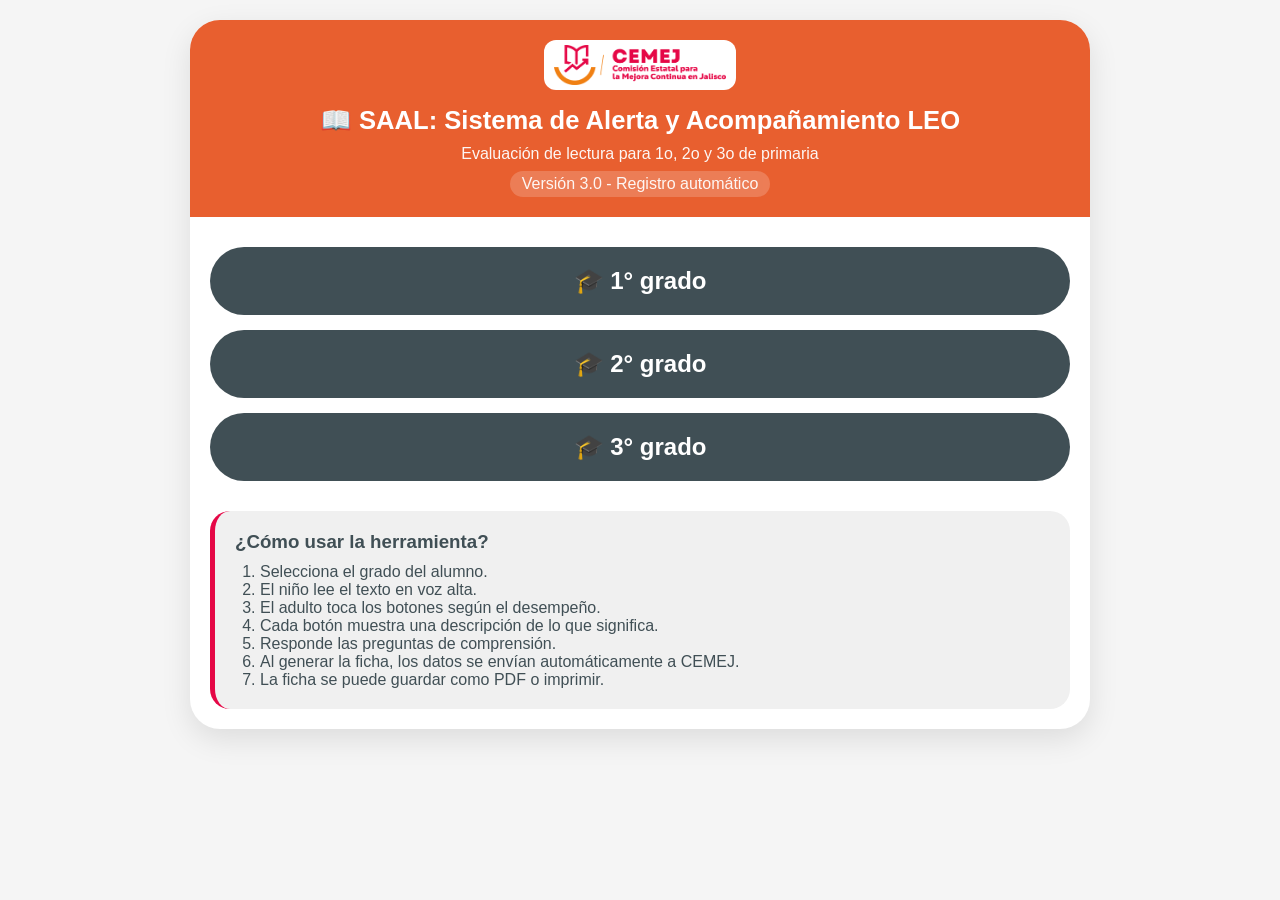
<file: index.html>
<!DOCTYPE html>
<html lang="es">
<head>
    <meta charset="UTF-8">
    <meta name="viewport" content="width=device-width, initial-scale=1.0, viewport-fit=cover">
    <title>SAAL V3 - Evaluación de Lectura</title>
    <link rel="stylesheet" href="css/estilo.css">
    <meta name="theme-color" content="#e85f2f">
</head>
<body>
    <div class="container">
        <div class="header">
            <div class="logos">
                <img src="assets/cemej.png" alt="CEMEJ" class="logo-cemej" onerror="this.style.display='none'">
            </div>
            <h1>📖 SAAL: Sistema de Alerta y Acompañamiento LEO</h1>
            <p>Evaluación de lectura para 1o, 2o y 3o de primaria</p>
            <p class="version">Versión 3.0 - Registro automático</p>
        </div>

        <div class="menu-grados">
            <a href="grado1.html" class="btn-grado">🎓 1° grado</a>
            <a href="grado2.html" class="btn-grado">🎓 2° grado</a>
            <a href="grado3.html" class="btn-grado">🎓 3° grado</a>
        </div>

        <div class="info">
            <h3>¿Cómo usar la herramienta?</h3>
            <ol>
                <li>Selecciona el grado del alumno.</li>
                <li>El niño lee el texto en voz alta.</li>
                <li>El adulto toca los botones según el desempeño.</li>
                <li>Cada botón muestra una descripción de lo que significa.</li>
                <li>Responde las preguntas de comprensión.</li>
                <li>Al generar la ficha, los datos se envían automáticamente a CEMEJ.</li>
                <li>La ficha se puede guardar como PDF o imprimir.</li>
            </ol>
        </div>
    </div>
    <script>
        if ('serviceWorker' in navigator) {
            navigator.serviceWorker.register('sw.js')
            .then(() => console.log('Service Worker registrado'))
            .catch(err => console.log('Error SW:', err));
        }
    </script>
</body>
</html>
</file>
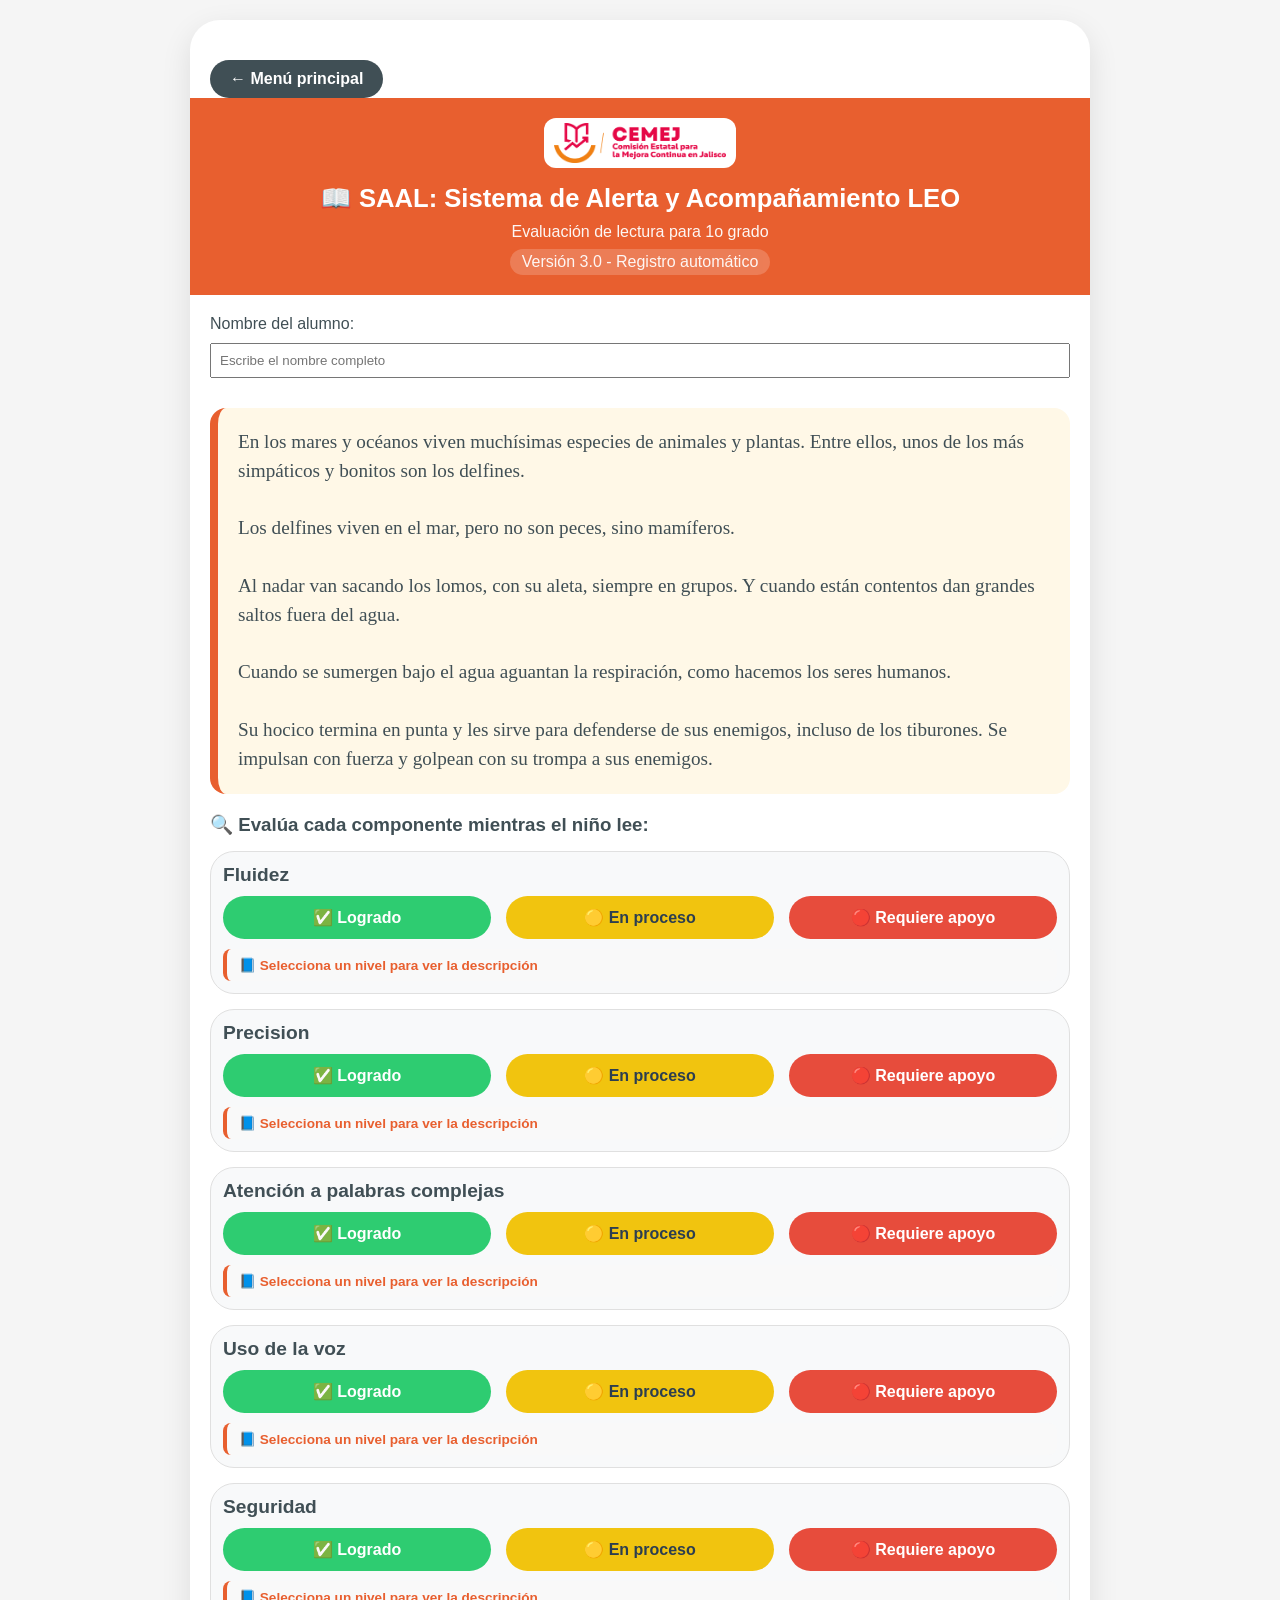
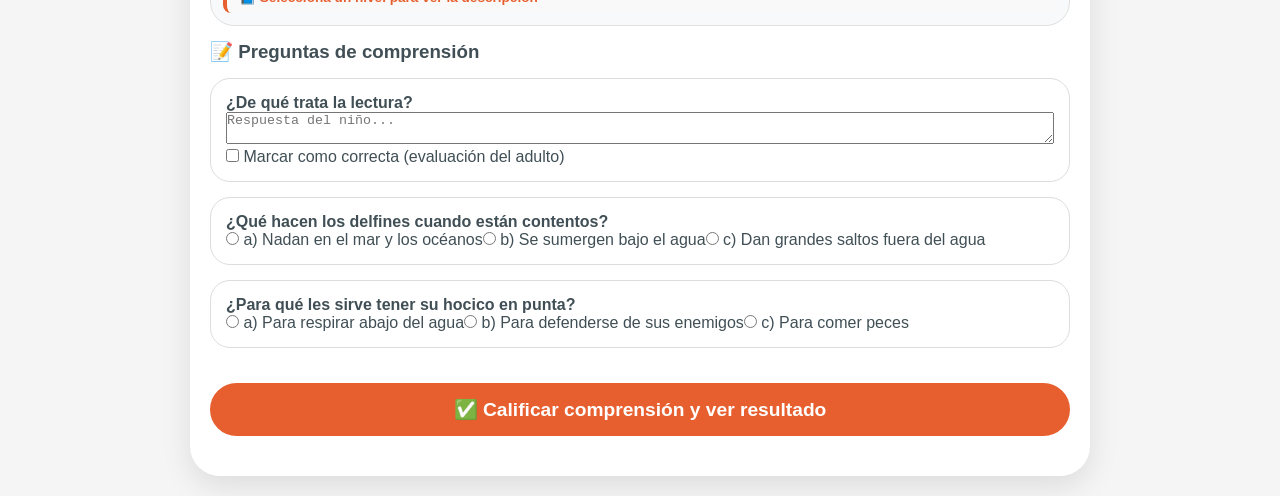
<file: grado1.html>
<!DOCTYPE html>
<html lang="es">
<head>
    <meta charset="UTF-8">
    <meta name="viewport" content="width=device-width, initial-scale=1.0">
    <title>SAAL V3 - Evaluar 1° grado</title>
    <link rel="stylesheet" href="css/estilo.css">
</head>
<body>
<div class="container">
    <a href="index.html" class="boton-regresar">← Menú principal</a>
    <div class="header">
        <div class="logos">
            <img src="assets/cemej.png" alt="CEMEJ" class="logo-cemej" onerror="this.style.display='none'">
        </div>
        <h1>📖 SAAL: Sistema de Alerta y Acompañamiento LEO</h1>
        <p>Evaluación de lectura para 1o grado</p>
        <p class="version">Versión 3.0 - Registro automático</p>
    </div>

    <label>Nombre del alumno: 
        <input type="text" id="nombreAlumno" placeholder="Escribe el nombre completo" style="width:100%; padding:8px; margin:10px 0;">
    </label>

    <div class="texto-lectura" id="textoLectura"></div>

    <h3>🔍 Evalúa cada componente mientras el niño lee:</h3>
    <div id="componentes"></div>

    <h3>📝 Preguntas de comprensión</h3>
    <div id="preguntas"></div>

    <button class="boton-calcular" id="btnCalcular">✅ Calificar comprensión y ver resultado</button>

    <div id="resultado-box" style="display:none;" class="resultado-final">
        <p>Puntaje total: <strong id="puntaje-total"></strong> / 18</p>
        <p id="nivel-general"></p>
        <button class="boton-ficha" id="btnGenerarFicha">📄 Generar ficha diagnóstica</button>
    </div>

    <div id="ficha-area" style="display:none;" class="ficha-diagnostico">
        <div id="ficha-contenido"></div>
        <button onclick="window.print();" class="boton-ficha">🖨️ Guardar como PDF / Imprimir</button>
    </div>
</div>

<script src="js/datos.js"></script>
<script src="js/evaluacion.js"></script>
<script>
    const grado = 1;
    document.getElementById("textoLectura").innerText = textos[grado];

    const componentes = ["fluidez", "precision", "atencionPalabras", "usoVoz", "seguridad"];
    
    let htmlComp = "";
    componentes.forEach(comp => {
        let nombreMostrar = comp.charAt(0).toUpperCase() + comp.slice(1);
        if (comp === "atencionPalabras") nombreMostrar = "Atención a palabras complejas";
        if (comp === "usoVoz") nombreMostrar = "Uso de la voz";
        
        htmlComp += `
            <div class="componente" id="comp-${comp}">
                <h3>${nombreMostrar}</h3>
                <div class="botones-nivel">
                    <button class="btn-nivel" data-componente="${comp}" data-nivel="3">✅ Logrado</button>
                    <button class="btn-nivel" data-componente="${comp}" data-nivel="2">🟡 En proceso</button>
                    <button class="btn-nivel" data-componente="${comp}" data-nivel="1">🔴 Requiere apoyo</button>
                </div>
                <div class="descripcion-nivel" id="desc-${comp}">
                    <span>📘 Selecciona un nivel para ver la descripción</span>
                </div>
            </div>
        `;
    });
    document.getElementById("componentes").innerHTML = htmlComp;

    const preg = preguntasComprension[grado];
    let htmlPreg = "";
    for (let i = 0; i < preg.length; i++) {
        if (preg[i].tipo === "abierta") {
            htmlPreg += `<div class="pregunta"><p><strong>${preg[i].texto}</strong></p>
            <textarea rows="2" style="width:100%" id="abierta_${i}" placeholder="Respuesta del niño..."></textarea>
            <label><input type="checkbox" id="check_abierta_${i}"> Marcar como correcta (evaluación del adulto)</label>
            </div>`;
        } else {
            htmlPreg += `<div class="pregunta"><p><strong>${preg[i].texto}</strong></p>`;
            preg[i].opciones.forEach((op, idx) => {
                htmlPreg += `<label><input type="radio" name="preg${i}" value="${idx}"> ${op}</label>`;
            });
            htmlPreg += `</div>`;
        }
    }
    document.getElementById("preguntas").innerHTML = htmlPreg;

    document.querySelectorAll(".btn-nivel").forEach(btn => {
        btn.addEventListener("click", function() {
            let comp = this.getAttribute("data-componente");
            let nivel = this.getAttribute("data-nivel");
            seleccionarNivel(comp, nivel);
            
            let descDiv = document.getElementById(`desc-${comp}`);
            if (descDiv && descripcionesRubrica[comp] && descripcionesRubrica[comp][nivel]) {
                let nivelTexto = nivel === '3' ? 'Logrado' : (nivel === '2' ? 'En proceso' : 'Requiere apoyo');
                descDiv.innerHTML = `<span>📘 ${nivelTexto}:</span> ${descripcionesRubrica[comp][nivel]}`;
            }
        });
    });

    document.getElementById("btnCalcular").addEventListener("click", function() {
        let faltan = false;
        for (let c of componentes) {
            if (puntajesActuales[c] === 0) faltan = true;
        }
        if (faltan) {
            alert("Por favor evalúa todos los componentes de lectura.");
            return;
        }
        verificarComprension(grado);
    });

    function generarFichaDirecta() {
        let nombre = document.getElementById("nombreAlumno").value.trim();
        if (nombre === "") {
            alert("Escribe el nombre del alumno.");
            return;
        }
        generarFicha(nombre, grado);
    }

    document.getElementById("btnGenerarFicha").addEventListener("click", generarFichaDirecta);
</script>
</body>
</html>
</file>
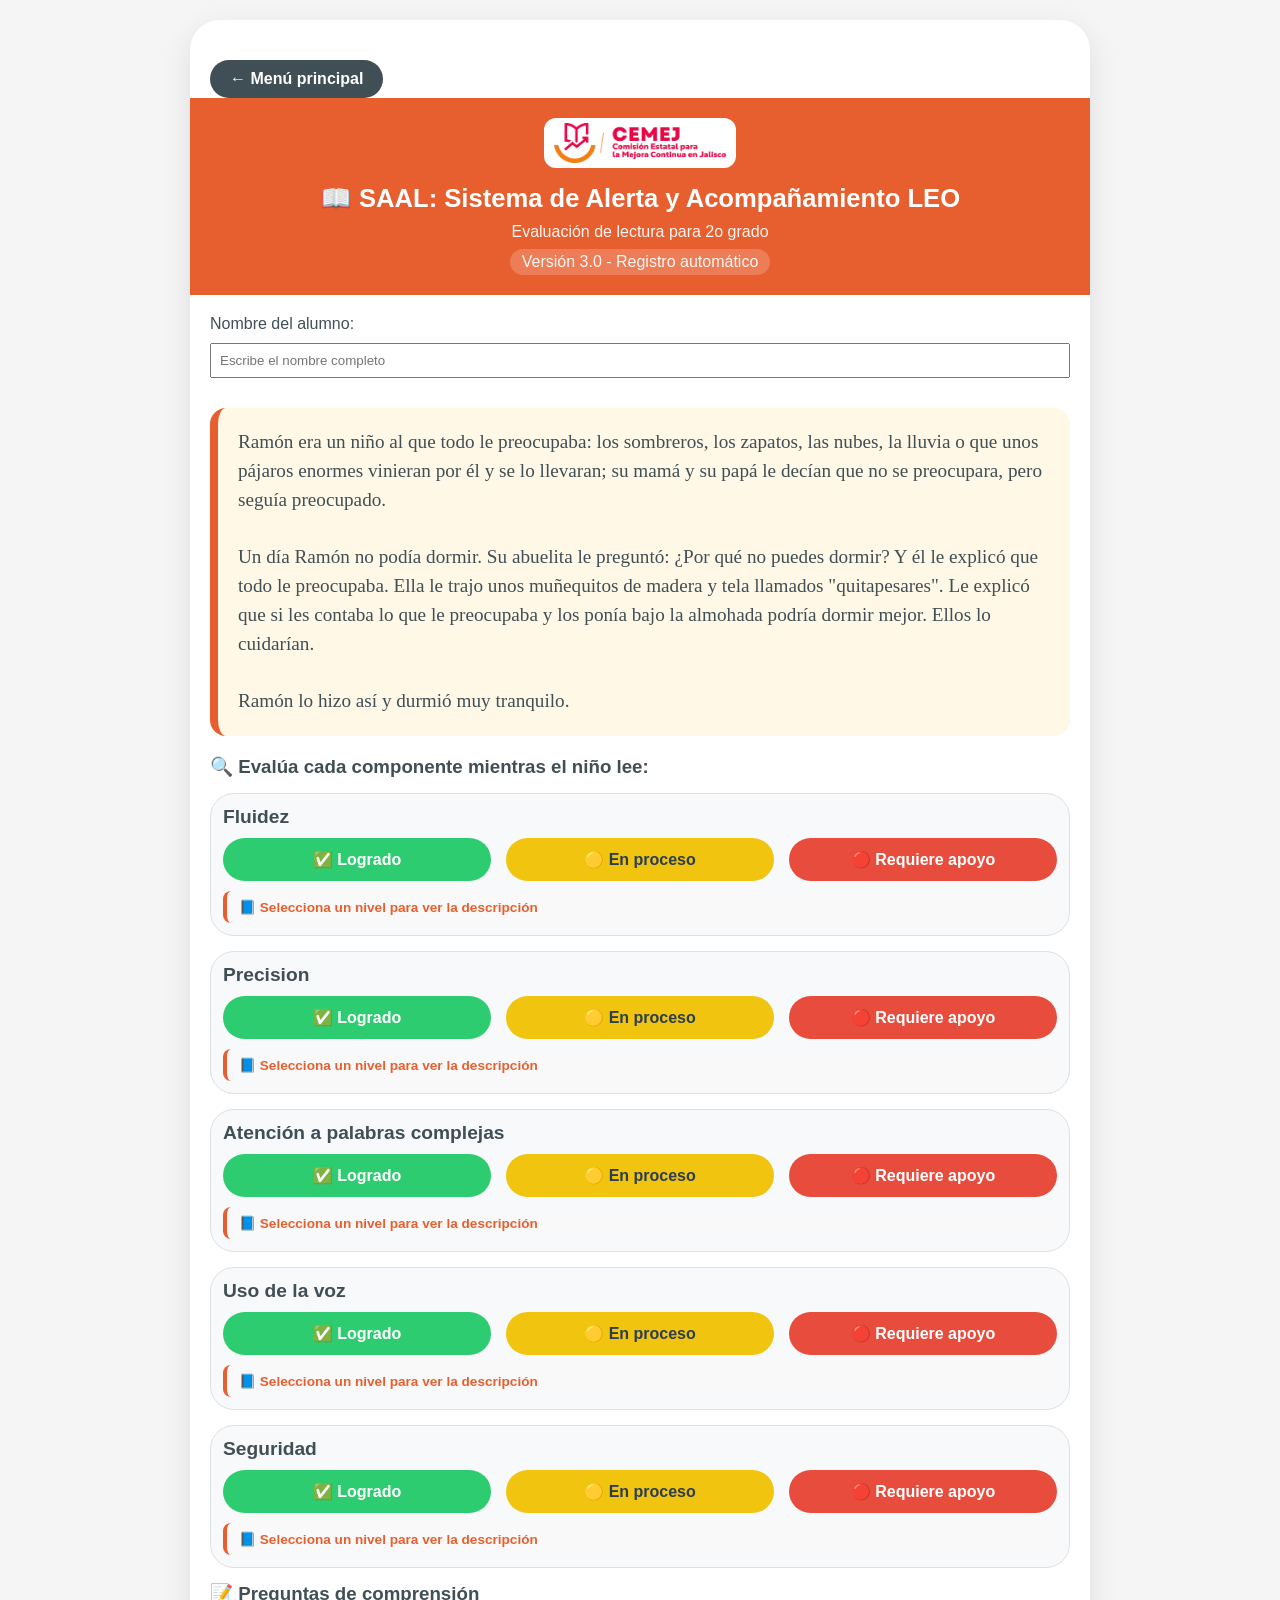
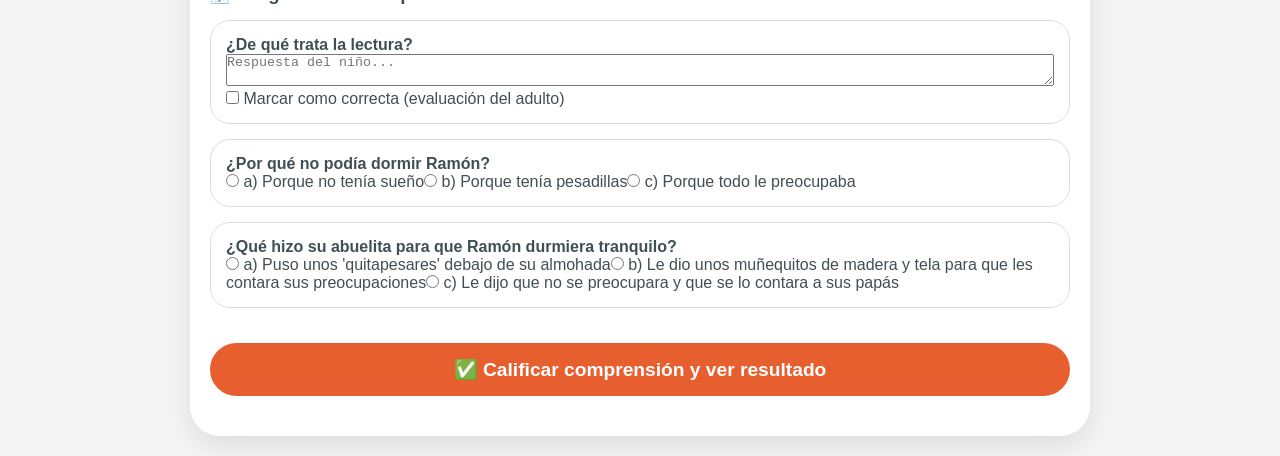
<file: grado2.html>
<!DOCTYPE html>
<html lang="es">
<head>
    <meta charset="UTF-8">
    <meta name="viewport" content="width=device-width, initial-scale=1.0">
    <title>SAAL V3 - Evaluar 2° grado</title>
    <link rel="stylesheet" href="css/estilo.css">
</head>
<body>
<div class="container">
    <a href="index.html" class="boton-regresar">← Menú principal</a>
    <div class="header">
        <div class="logos">
            <img src="assets/cemej.png" alt="CEMEJ" class="logo-cemej" onerror="this.style.display='none'">
        </div>
        <h1>📖 SAAL: Sistema de Alerta y Acompañamiento LEO</h1>
        <p>Evaluación de lectura para 2o grado</p>
        <p class="version">Versión 3.0 - Registro automático</p>
    </div>

    <label>Nombre del alumno: 
        <input type="text" id="nombreAlumno" placeholder="Escribe el nombre completo" style="width:100%; padding:8px; margin:10px 0;">
    </label>

    <div class="texto-lectura" id="textoLectura"></div>

    <h3>🔍 Evalúa cada componente mientras el niño lee:</h3>
    <div id="componentes"></div>

    <h3>📝 Preguntas de comprensión</h3>
    <div id="preguntas"></div>

    <button class="boton-calcular" id="btnCalcular">✅ Calificar comprensión y ver resultado</button>

    <div id="resultado-box" style="display:none;" class="resultado-final">
        <p>Puntaje total: <strong id="puntaje-total"></strong> / 18</p>
        <p id="nivel-general"></p>
        <button class="boton-ficha" id="btnGenerarFicha">📄 Generar ficha diagnóstica</button>
    </div>

    <div id="ficha-area" style="display:none;" class="ficha-diagnostico">
        <div id="ficha-contenido"></div>
        <button onclick="window.print();" class="boton-ficha">🖨️ Guardar como PDF / Imprimir</button>
    </div>
</div>

<script src="js/datos.js"></script>
<script src="js/evaluacion.js"></script>
<script>
    const grado = 2;
    document.getElementById("textoLectura").innerText = textos[grado];

    const componentes = ["fluidez", "precision", "atencionPalabras", "usoVoz", "seguridad"];
    
    let htmlComp = "";
    componentes.forEach(comp => {
        let nombreMostrar = comp.charAt(0).toUpperCase() + comp.slice(1);
        if (comp === "atencionPalabras") nombreMostrar = "Atención a palabras complejas";
        if (comp === "usoVoz") nombreMostrar = "Uso de la voz";
        
        htmlComp += `
            <div class="componente" id="comp-${comp}">
                <h3>${nombreMostrar}</h3>
                <div class="botones-nivel">
                    <button class="btn-nivel" data-componente="${comp}" data-nivel="3">✅ Logrado</button>
                    <button class="btn-nivel" data-componente="${comp}" data-nivel="2">🟡 En proceso</button>
                    <button class="btn-nivel" data-componente="${comp}" data-nivel="1">🔴 Requiere apoyo</button>
                </div>
                <div class="descripcion-nivel" id="desc-${comp}">
                    <span>📘 Selecciona un nivel para ver la descripción</span>
                </div>
            </div>
        `;
    });
    document.getElementById("componentes").innerHTML = htmlComp;

    const preg = preguntasComprension[grado];
    let htmlPreg = "";
    for (let i = 0; i < preg.length; i++) {
        if (preg[i].tipo === "abierta") {
            htmlPreg += `<div class="pregunta"><p><strong>${preg[i].texto}</strong></p>
            <textarea rows="2" style="width:100%" id="abierta_${i}" placeholder="Respuesta del niño..."></textarea>
            <label><input type="checkbox" id="check_abierta_${i}"> Marcar como correcta (evaluación del adulto)</label>
            </div>`;
        } else {
            htmlPreg += `<div class="pregunta"><p><strong>${preg[i].texto}</strong></p>`;
            preg[i].opciones.forEach((op, idx) => {
                htmlPreg += `<label><input type="radio" name="preg${i}" value="${idx}"> ${op}</label>`;
            });
            htmlPreg += `</div>`;
        }
    }
    document.getElementById("preguntas").innerHTML = htmlPreg;

    document.querySelectorAll(".btn-nivel").forEach(btn => {
        btn.addEventListener("click", function() {
            let comp = this.getAttribute("data-componente");
            let nivel = this.getAttribute("data-nivel");
            seleccionarNivel(comp, nivel);
            
            let descDiv = document.getElementById(`desc-${comp}`);
            if (descDiv && descripcionesRubrica[comp] && descripcionesRubrica[comp][nivel]) {
                let nivelTexto = nivel === '3' ? 'Logrado' : (nivel === '2' ? 'En proceso' : 'Requiere apoyo');
                descDiv.innerHTML = `<span>📘 ${nivelTexto}:</span> ${descripcionesRubrica[comp][nivel]}`;
            }
        });
    });

    document.getElementById("btnCalcular").addEventListener("click", function() {
        let faltan = false;
        for (let c of componentes) {
            if (puntajesActuales[c] === 0) faltan = true;
        }
        if (faltan) {
            alert("Por favor evalúa todos los componentes de lectura.");
            return;
        }
        verificarComprension(grado);
    });

    function generarFichaDirecta() {
        let nombre = document.getElementById("nombreAlumno").value.trim();
        if (nombre === "") {
            alert("Escribe el nombre del alumno.");
            return;
        }
        generarFicha(nombre, grado);
    }

    document.getElementById("btnGenerarFicha").addEventListener("click", generarFichaDirecta);
</script>
</body>
</html>
</file>
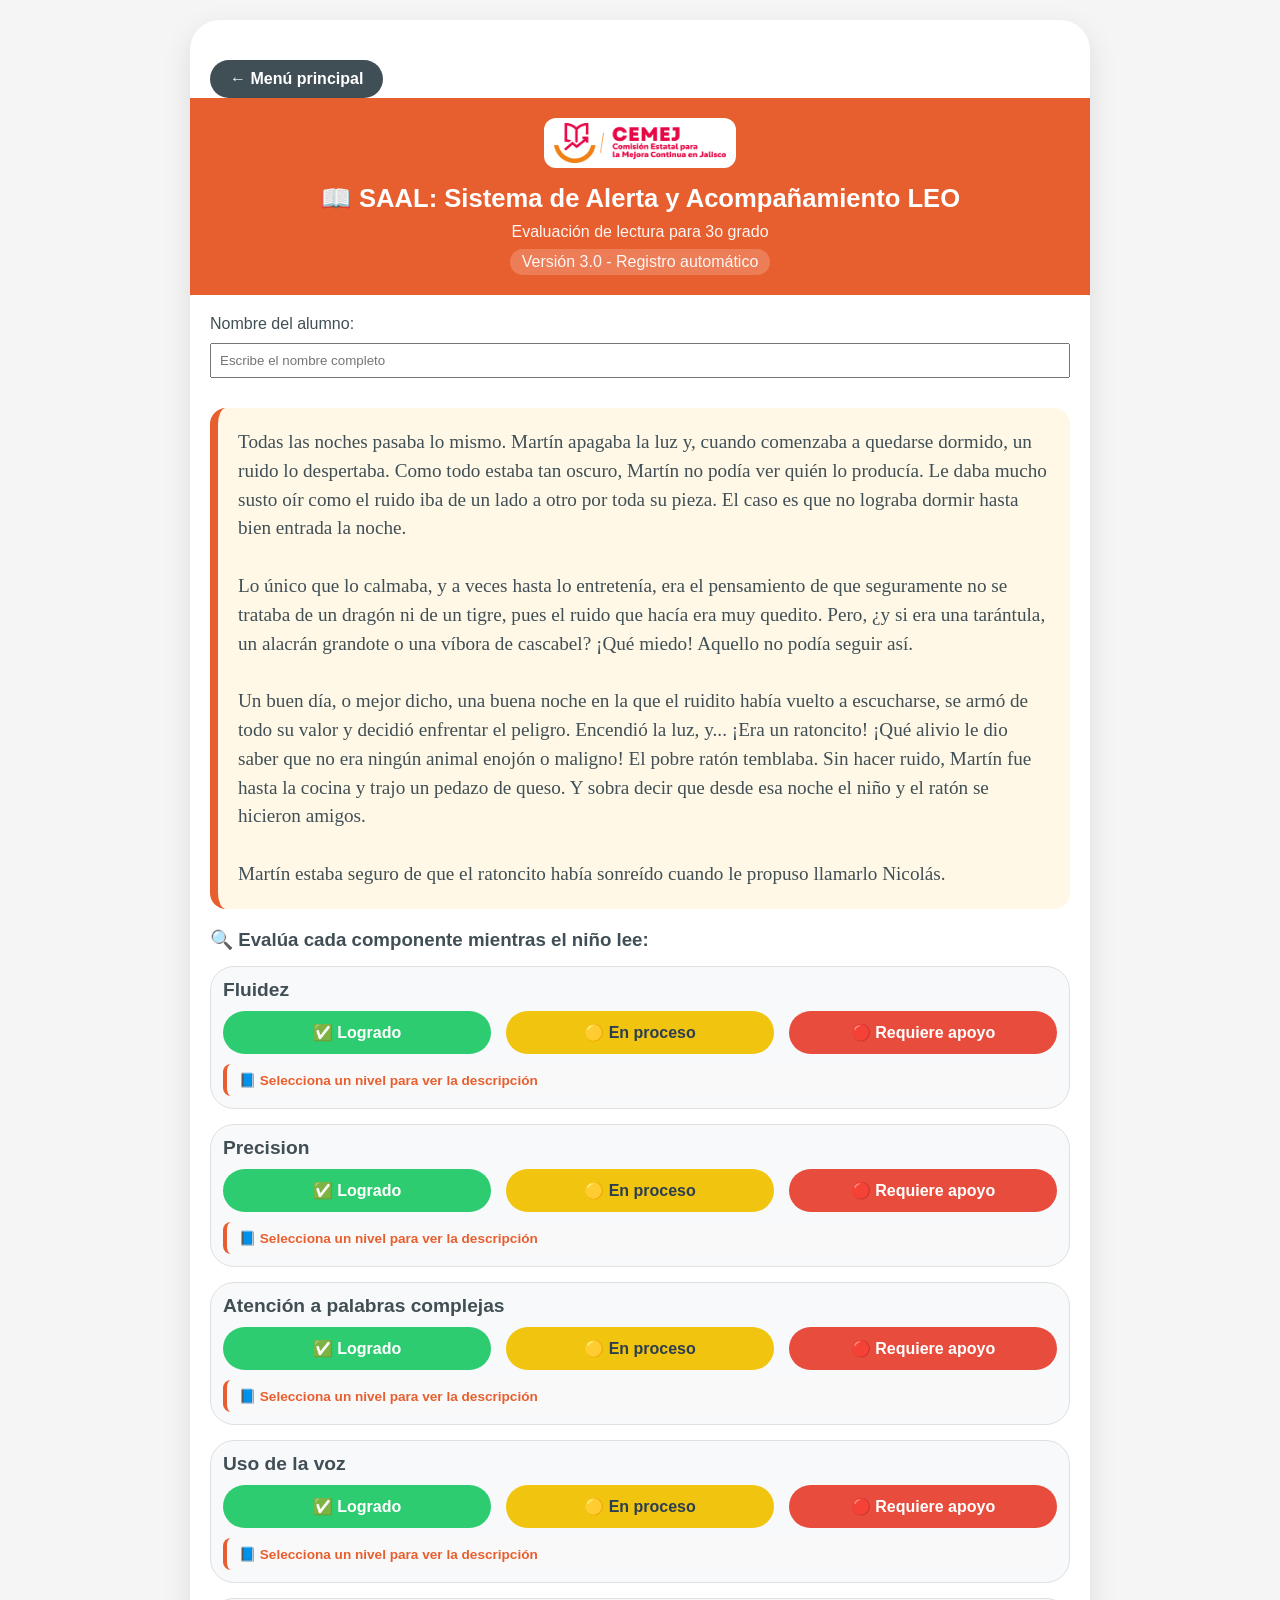
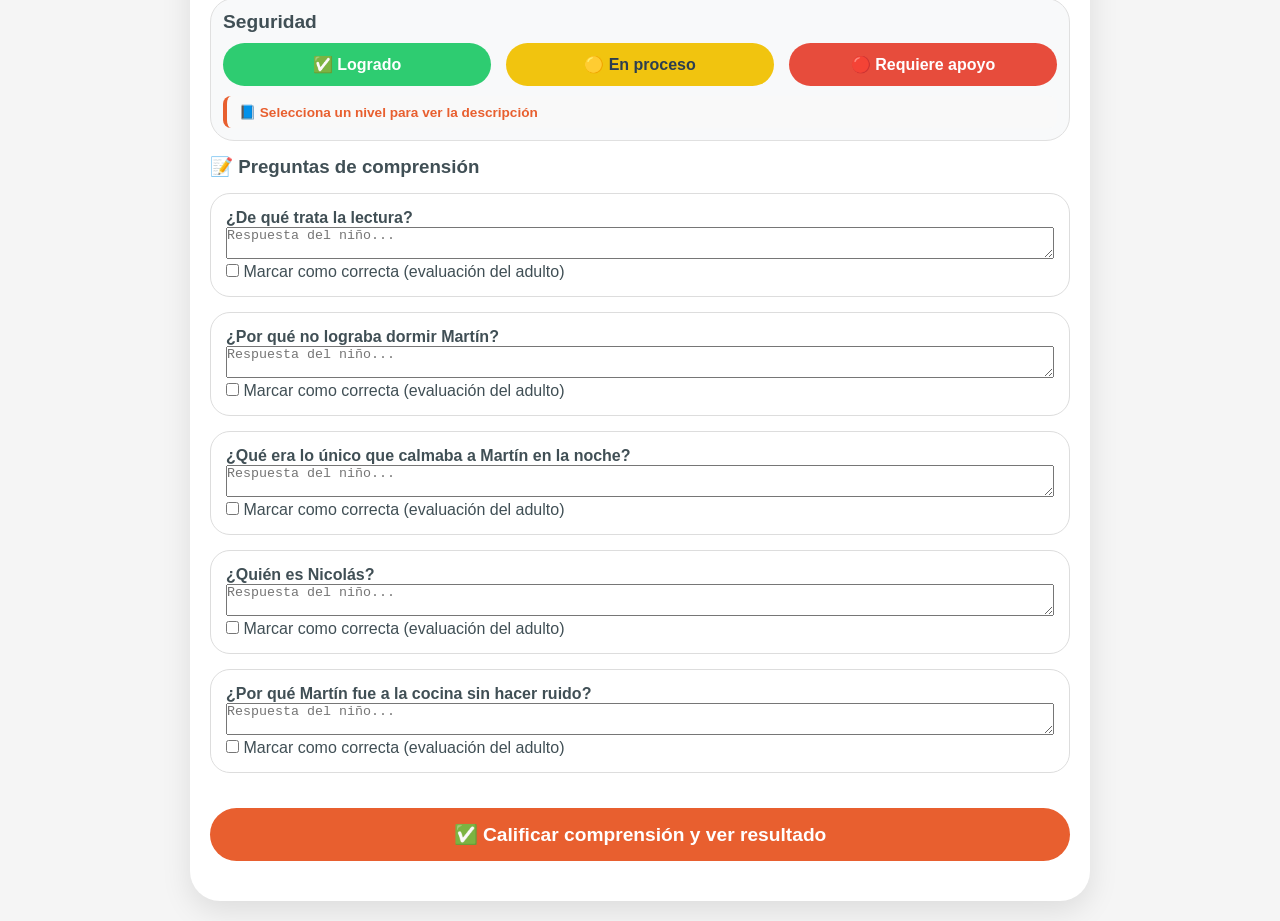
<file: grado3.html>
<!DOCTYPE html>
<html lang="es">
<head>
    <meta charset="UTF-8">
    <meta name="viewport" content="width=device-width, initial-scale=1.0">
    <title>SAAL V3 - Evaluar 3° grado</title>
    <link rel="stylesheet" href="css/estilo.css">
</head>
<body>
<div class="container">
    <a href="index.html" class="boton-regresar">← Menú principal</a>
    <div class="header">
        <div class="logos">
            <img src="assets/cemej.png" alt="CEMEJ" class="logo-cemej" onerror="this.style.display='none'">
        </div>
        <h1>📖 SAAL: Sistema de Alerta y Acompañamiento LEO</h1>
        <p>Evaluación de lectura para 3o grado</p>
        <p class="version">Versión 3.0 - Registro automático</p>
    </div>

    <label>Nombre del alumno: 
        <input type="text" id="nombreAlumno" placeholder="Escribe el nombre completo" style="width:100%; padding:8px; margin:10px 0;">
    </label>

    <div class="texto-lectura" id="textoLectura"></div>

    <h3>🔍 Evalúa cada componente mientras el niño lee:</h3>
    <div id="componentes"></div>

    <h3>📝 Preguntas de comprensión</h3>
    <div id="preguntas"></div>

    <button class="boton-calcular" id="btnCalcular">✅ Calificar comprensión y ver resultado</button>

    <div id="resultado-box" style="display:none;" class="resultado-final">
        <p>Puntaje total: <strong id="puntaje-total"></strong> / 18</p>
        <p id="nivel-general"></p>
        <button class="boton-ficha" id="btnGenerarFicha">📄 Generar ficha diagnóstica</button>
    </div>

    <div id="ficha-area" style="display:none;" class="ficha-diagnostico">
        <div id="ficha-contenido"></div>
        <button onclick="window.print();" class="boton-ficha">🖨️ Guardar como PDF / Imprimir</button>
    </div>
</div>

<script src="js/datos.js"></script>
<script src="js/evaluacion.js"></script>
<script>
    const grado = 3;
    document.getElementById("textoLectura").innerText = textos[grado];

    const componentes = ["fluidez", "precision", "atencionPalabras", "usoVoz", "seguridad"];
    
    let htmlComp = "";
    componentes.forEach(comp => {
        let nombreMostrar = comp.charAt(0).toUpperCase() + comp.slice(1);
        if (comp === "atencionPalabras") nombreMostrar = "Atención a palabras complejas";
        if (comp === "usoVoz") nombreMostrar = "Uso de la voz";
        
        htmlComp += `
            <div class="componente" id="comp-${comp}">
                <h3>${nombreMostrar}</h3>
                <div class="botones-nivel">
                    <button class="btn-nivel" data-componente="${comp}" data-nivel="3">✅ Logrado</button>
                    <button class="btn-nivel" data-componente="${comp}" data-nivel="2">🟡 En proceso</button>
                    <button class="btn-nivel" data-componente="${comp}" data-nivel="1">🔴 Requiere apoyo</button>
                </div>
                <div class="descripcion-nivel" id="desc-${comp}">
                    <span>📘 Selecciona un nivel para ver la descripción</span>
                </div>
            </div>
        `;
    });
    document.getElementById("componentes").innerHTML = htmlComp;

    const preg = preguntasComprension[grado];
    let htmlPreg = "";
    for (let i = 0; i < preg.length; i++) {
        if (preg[i].tipo === "abierta") {
            htmlPreg += `<div class="pregunta"><p><strong>${preg[i].texto}</strong></p>
            <textarea rows="2" style="width:100%" id="abierta_${i}" placeholder="Respuesta del niño..."></textarea>
            <label><input type="checkbox" id="check_abierta_${i}"> Marcar como correcta (evaluación del adulto)</label>
            </div>`;
        }
    }
    document.getElementById("preguntas").innerHTML = htmlPreg;

    document.querySelectorAll(".btn-nivel").forEach(btn => {
        btn.addEventListener("click", function() {
            let comp = this.getAttribute("data-componente");
            let nivel = this.getAttribute("data-nivel");
            seleccionarNivel(comp, nivel);
            
            let descDiv = document.getElementById(`desc-${comp}`);
            if (descDiv && descripcionesRubrica[comp] && descripcionesRubrica[comp][nivel]) {
                let nivelTexto = nivel === '3' ? 'Logrado' : (nivel === '2' ? 'En proceso' : 'Requiere apoyo');
                descDiv.innerHTML = `<span>📘 ${nivelTexto}:</span> ${descripcionesRubrica[comp][nivel]}`;
            }
        });
    });

    document.getElementById("btnCalcular").addEventListener("click", function() {
        let faltan = false;
        for (let c of componentes) {
            if (puntajesActuales[c] === 0) faltan = true;
        }
        if (faltan) {
            alert("Por favor evalúa todos los componentes de lectura.");
            return;
        }
        verificarComprension(grado);
    });

    function generarFichaDirecta() {
        let nombre = document.getElementById("nombreAlumno").value.trim();
        if (nombre === "") {
            alert("Escribe el nombre del alumno.");
            return;
        }
        generarFicha(nombre, grado);
    }

    document.getElementById("btnGenerarFicha").addEventListener("click", generarFichaDirecta);
</script>
</body>
</html>
</file>
<file: css/estilo.css>
* {
    margin: 0;
    padding: 0;
    box-sizing: border-box;
}

body {
    font-family: 'Segoe UI', Tahoma, Geneva, Verdana, sans-serif;
    background: #f5f5f5;
    padding: 20px;
    color: #404f55;
}

.container {
    max-width: 900px;
    margin: 0 auto;
    background: white;
    border-radius: 30px;
    box-shadow: 0 10px 30px rgba(0,0,0,0.1);
    overflow: hidden;
    padding: 20px;
}

.header {
    text-align: center;
    background: #e85f2f;
    color: white;
    padding: 20px;
    margin: -20px -20px 20px -20px;
}

.header h1 {
    font-size: 1.6rem;
    margin: 10px 0;
}

.header p {
    font-size: 1rem;
    opacity: 0.95;
}

.version {
    font-size: 0.8rem;
    background: rgba(255,255,255,0.2);
    display: inline-block;
    padding: 4px 12px;
    border-radius: 20px;
    margin-top: 8px;
}

.logos {
    display: flex;
    justify-content: center;
    gap: 20px;
    margin-bottom: 15px;
    flex-wrap: wrap;
}

.logo-cemej {
    height: 50px;
    object-fit: contain;
    background: white;
    padding: 5px 10px;
    border-radius: 12px;
}

.menu-grados {
    display: flex;
    flex-direction: column;
    gap: 15px;
    margin: 30px 0;
}

.btn-grado {
    background: #404f55;
    color: white;
    text-decoration: none;
    font-size: 1.5rem;
    padding: 20px;
    text-align: center;
    border-radius: 60px;
    font-weight: bold;
    transition: 0.2s;
}

.btn-grado:hover {
    background: #e85f2f;
    transform: scale(1.02);
}

.info {
    background: #f0f0f0;
    padding: 20px;
    border-radius: 20px;
    margin-top: 20px;
    border-left: 5px solid #e50746;
}

.info ol {
    margin-left: 25px;
    margin-top: 10px;
}

.boton-regresar {
    display: inline-block;
    margin: 20px 0;
    background: #404f55;
    color: white;
    padding: 10px 20px;
    border-radius: 40px;
    text-decoration: none;
    font-weight: bold;
}

.texto-lectura {
    background: #fff8e7;
    border-left: 8px solid #e85f2f;
    padding: 20px;
    font-size: 1.2rem;
    line-height: 1.5;
    margin: 20px 0;
    font-family: 'Georgia', serif;
    border-radius: 16px;
}

.componente {
    background: #f8f9fa;
    margin: 15px 0;
    padding: 12px;
    border-radius: 24px;
    border: 1px solid #e0e0e0;
}

.componente h3 {
    margin-bottom: 10px;
    font-size: 1.2rem;
    color: #404f55;
}

.botones-nivel {
    display: flex;
    gap: 15px;
    justify-content: center;
    flex-wrap: wrap;
}

.btn-nivel {
    flex: 1;
    min-width: 90px;
    padding: 12px;
    border: none;
    border-radius: 50px;
    font-weight: bold;
    font-size: 1rem;
    cursor: pointer;
    transition: 0.1s;
}

.btn-nivel[data-nivel="3"] { background: #2ecc71; color: white; }
.btn-nivel[data-nivel="2"] { background: #f1c40f; color: #2c3e50; }
.btn-nivel[data-nivel="1"] { background: #e74c3c; color: white; }

.btn-nivel.seleccionado {
    box-shadow: 0 0 0 3px #e50746;
    transform: scale(0.98);
}

.descripcion-nivel {
    background: #f9f9f9;
    border-left: 4px solid #e85f2f;
    padding: 8px 12px;
    margin-top: 10px;
    font-size: 0.85rem;
    border-radius: 8px;
    color: #404f55;
}

.descripcion-nivel span {
    font-weight: bold;
    color: #e85f2f;
}

.pregunta {
    background: white;
    border: 1px solid #ddd;
    border-radius: 20px;
    padding: 15px;
    margin: 15px 0;
}

.opciones label {
    display: block;
    margin: 8px 0;
    background: #f1f2f6;
    padding: 10px;
    border-radius: 30px;
    cursor: pointer;
}

.boton-calcular, .boton-ficha {
    background: #e85f2f;
    color: white;
    border: none;
    padding: 15px;
    font-size: 1.2rem;
    border-radius: 50px;
    margin: 20px 0;
    width: 100%;
    cursor: pointer;
    font-weight: bold;
}

.resultado-final {
    background: #e8f8f5;
    padding: 20px;
    border-radius: 24px;
    text-align: center;
    margin-top: 15px;
}

.ficha-diagnostico {
    background: white;
    padding: 25px;
    margin-top: 30px;
    border: 2px dashed #e85f2f;
    border-radius: 24px;
}

@media print {
    .boton-regresar, .boton-calcular, .boton-ficha, .botones-nivel, .no-print, .pregunta .opciones input {
        display: none;
    }
    .ficha-diagnostico {
        border: none;
        padding: 0;
    }
    body {
        background: white;
        padding: 0;
    }
}
</file>
